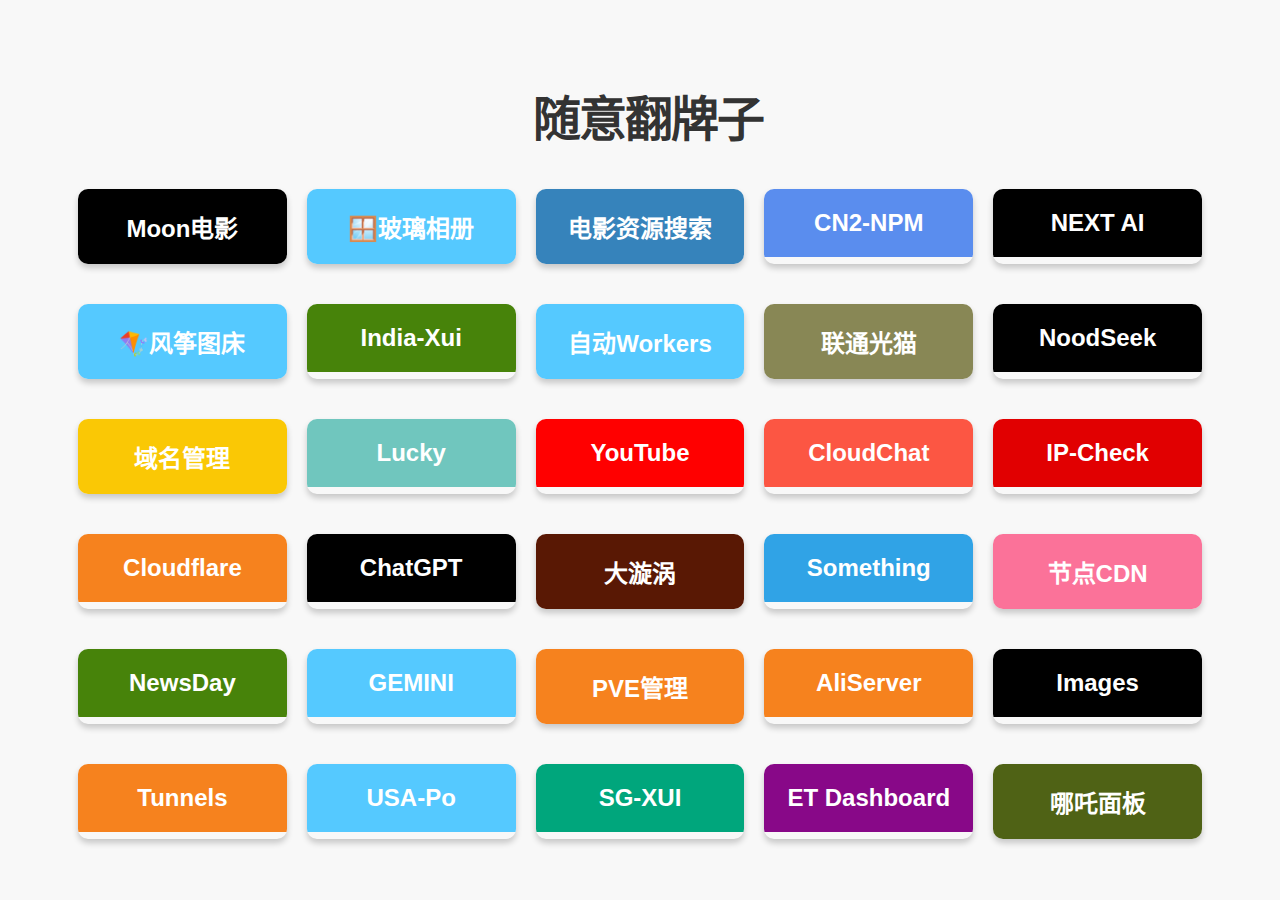
<file: index.html>
<!DOCTYPE html>
<html lang="zh-CN">
<head>
    <meta charset="UTF-8">
    <title>翻牌子</title>
    <link rel="apple-touch-icon" href="http://c.cococ.co/logo.png">
    <meta name="viewport" content="width=device-width, initial-scale=1.0">
    <meta name="apple-mobile-web-app-capable" content="yes">
    <meta name="apple-mobile-web-app-status-bar-style" content="black-translucent">
    <link rel="shortcut icon" href="http://c.cococ.co/logo.png">
    <style>
        /* 设置页面背景颜色 */
        body {
            background-color: #f8f8f8;
            font-family: -apple-system, BlinkMacSystemFont, "Segoe UI", Roboto, Helvetica, Arial, sans-serif;
        }
        h1 {
            color: #333; /* 非暗色主题下标题文本颜色 */
        }
        @media (prefers-color-scheme: dark) {
            body {
                background-color: #111;
            }
            h1 {
                color: #f1f1f1; /* 暗色主题下标题文本颜色 */
            }
        }
        /* 设置标题样式 */
        h1 {
            text-align: center;
            font-size: 48px;
            font-weight: bold;
            margin-top: 80px;
            letter-spacing: -2px;
            text-shadow: 1px 1px 0 rgba(255, 255, 255, 0.5);
        }
        /* 在标题旁添加 LOGO */
        h1::before {
            content: "";
            display: inline-block;
            vertical-align: middle;
            width: 68px;
            height: 68px;
            background-image: url("http://c.cococ.co/logot.png");
            background-repeat: no-repeat;
            background-size: contain;
            background-position: left center, right center;
            margin-right: 10px;
        }
        h1::after {
            content: "";
            display: inline-block;
            vertical-align: middle;
            width: 53px;
            height: 53px;
            background-image: url("http://c.cococ.co/image/Rislyn.gif");
            background-repeat: no-repeat;
            background-size: contain;
            background-position: left center, right center;
            margin-right: 10px;
        }
        /* 设置网站列表样式 */
        ul {
            list-style-type: none;
            margin: 0;
            padding: 0;
            text-align: center;
            display: flex;
            flex-wrap: wrap;
            justify-content: center;
            gap: 20px;
        }
        li {
            display: inline-block;
            border-radius: 10px;
            overflow: hidden;
            box-shadow: 0 4px 6px rgba(0, 0, 0, 0.2);
            transition: all 0.5s cubic-bezier(0.23, 1, 0.32, 1);
            transform: scale(1);
            flex-basis: calc((100% - 220px)/5); /* 均分宽度，减去间隔和左右边距的宽度 */
            position: relative;
            z-index: 1;
            margin-bottom: 20px; /* 添加下边距，防止缩小时重叠 */
        }
        /* 在窄屏幕上减少每个链接的宽度，缩小字体并允许文字换行 */
        @media screen and (max-width: 768px) {
            li {
                flex-basis: calc((100% - 60px)/2);
                font-size: 10px;
                word-break: break-all;
            }
        }
        li:hover {
            transform: scale(1.2);
            box-shadow: 0 8px 12px rgba(0, 0, 0, 0.2);
            z-index: 2;
        }
        li a {
            display: block;
            padding: 20px;
            background-color: #fff;
            color: #333;
            text-decoration: none;
            font-size: 24px;
            white-space: nowrap; /* 防止文字自动换行 */
        }
        li:hover a {
            background-color: #eee;
            color: #444;
        }
        /* 设置图片样式 */
        img {
            width: 100%;
            max-width: 800px;
            margin: auto;
            display: block;
            margin-top: 50px;
        }
        /* 网站块颜色设置 */
        li:nth-child(1) a { background-color: #000000; color: #fff; font-weight: bold; }
        li:nth-child(2) a { background-color: #55c9ff; color: #fff; font-weight: bold; }
        li:nth-child(3) a { background-color: #3683BB; color: #fff; font-weight: bold; }
        li:nth-child(4) a { background-color: #5A8DEE; color: #fff; font-weight: bold; }
        li:nth-child(5) a { background-color: #000000; color: #fff; font-weight: bold; }
        li:nth-child(6) a { background-color: #55c9ff; color: #fff; font-weight: bold; }
        li:nth-child(7) a { background-color: #47830A; color: #fff; font-weight: bold; }
        li:nth-child(8) a { background-color: #55c9ff; color: #fff; font-weight: bold; }
        li:nth-child(9) a { background-color: #888755; color: #fff; font-weight: bold; }
        li:nth-child(10) a { background-color: #000000; color: #fff; font-weight: bold; }
        li:nth-child(11) a { background-color: #fac805; color: #fff; font-weight: bold; }
        li:nth-child(12) a { background-color: #70C6BE; color: #fff; font-weight: bold; }
        li:nth-child(13) a { background-color: #ff0000; color: #fff; font-weight: bold; }
        li:nth-child(14) a { background-color: #FC5643; color: #fff; font-weight: bold; }
        li:nth-child(15) a { background-color: #E10001; color: #fff; font-weight: bold; }
        li:nth-child(16) a { background-color: #F6821E; color: #fff; font-weight: bold; }
        li:nth-child(17) a { background-color: #000000; color: #fff; font-weight: bold; }
        li:nth-child(18) a { background-color: #591804; color: #fff; font-weight: bold; }
        li:nth-child(19) a { background-color: #30a3e6; color: #fff; font-weight: bold; }
        li:nth-child(20) a { background-color: #fb7299; color: #fff; font-weight: bold; }
        li:nth-child(21) a { background-color: #47830A; color: #fff; font-weight: bold; }
        li:nth-child(22) a { background-color: #55c9ff; color: #fff; font-weight: bold; }
        li:nth-child(23) a { background-color: #F6821E; color: #fff; font-weight: bold; }
        li:nth-child(24) a { background-color: #F6821E; color: #fff; font-weight: bold; }
        li:nth-child(25) a { background-color: #000000; color: #fff; font-weight: bold; }
        li:nth-child(26) a { background-color: #F6821E; color: #fff; font-weight: bold; }
        li:nth-child(27) a { background-color: #55c9ff; color: #fff; font-weight: bold; }
        li:nth-child(28) a { background-color: #00A67C; color: #fff; font-weight: bold; }
        li:nth-child(29) a { background-color: #880888; color: #fff; font-weight: bold; }
        li:nth-child(30) a { background-color: #4F6215; color: #fff; font-weight: bold; }        
    </style>
</head>
<body>
    <div class="container">
        <h1>随意翻牌子</h1>
        <ul>
            <li><a href="https://mv.cococ.co" target="_blank">Moon电影</a></li>
            <li><a href="https://boli.ddeed.de" target="_blank">🪟玻璃相册</a></li>
            <li><a href="https://cloud.cococ.co/" target="_blank">电影资源搜索</a></li>
            <li><a href="https://npm.nnro.cn" target="_blank">CN2-NPM</a></li>
            <li><a href="https://ai.cococ.co" target="_blank">NEXT AI</a></li>
            <li><a href="https://img.ddeed.de" target="_blank">🪁风筝图床</a></li>
            <li><a href="http://in.cococ.co:52430/ccc" target="_blank">India-Xui</a></li>
            <li><a href="http://workers.ddeed.de" target="_blank">自动Workers</a></li>
            <li><a href="https://asus.cococ.co" target="_blank">联通光猫</a></li>
            <li><a href="https://www.nodeseek.com" target="_blank">NoodSeek</a></li>
            <li><a href="https://domain.ddeed.de/" target="_blank">域名管理</a></li>
            <li><a href="https://lucky.feria.eu.org" target="_blank">Lucky</a></li>
            <li><a href="https://www.youtube.com" target="_blank">YouTube</a></li>
            <li><a href="https://chat.cococ.co" target="_blank">CloudChat</a></li>
            <li><a href="https://ip.cococ.co" target="_blank">IP-Check</a></li>
            <li><a href="https://dash.cloudflare.com/96ce269a3139f59c62140082e5203572/home/domains" target="_blank">Cloudflare</a></li>
            <li><a href="https://chat.openai.com" target="_blank">ChatGPT</a></li>
            <li><a href="https://bbs.nga.cn/thread.php?fid=-7" target="_blank">大漩涡</a></li>
            <li><a href="https://c.cococ.co/a.html" target="_blank">Something</a></li>
            <li><a href="https://jiema.ddeed.de" target="_blank">节点CDN</a></li>
            <li><a href="https://ravelloh.github.io/EverydayNews/" target="_blank">NewsDay</a></li>
            <li><a href="https://zagqmugmbknq.us-west-1.clawcloudrun.com" target="_blank">GEMINI</a></li>
            <li><a href="https://pve.cococ.co" target="_blank">PVE管理</a></li>
            <li><a href="https://swasnext.console.aliyun.com/servers/cn-hangzhou/bf0f730a3a294b5099e0a5bf1715ee72/dashboard" target="_blank">AliServer</a></li>
            <li><a href="https://github.com/max01200/docker_image_pusher/blob/main/images.txt" target="_blank">Images</a></li>
            <li><a href="https://one.dash.cloudflare.com/96ce269a3139f59c62140082e5203572/networks/tunnels/cfd_tunnel/13778667-fd98-4a77-84e1-9c0c24262fff/edit?tab=publicHostname" target="_blank">Tunnels</a></li>
            <li><a href="https://po.nnro.cn" target="_blank">USA-Po</a></li>
            <li><a href="https://cc.cococ.co/ccc" target="_blank">SG-XUI</a></li>
            <li><a href="https://et.cococ.co" target="_blank">ET Dashboard</a></li>
            <li><a href="https://nezha.cococ.co" target="_blank">哪吒面板</a></li>
        </ul>
    </div>
</body>
</html>
</file>
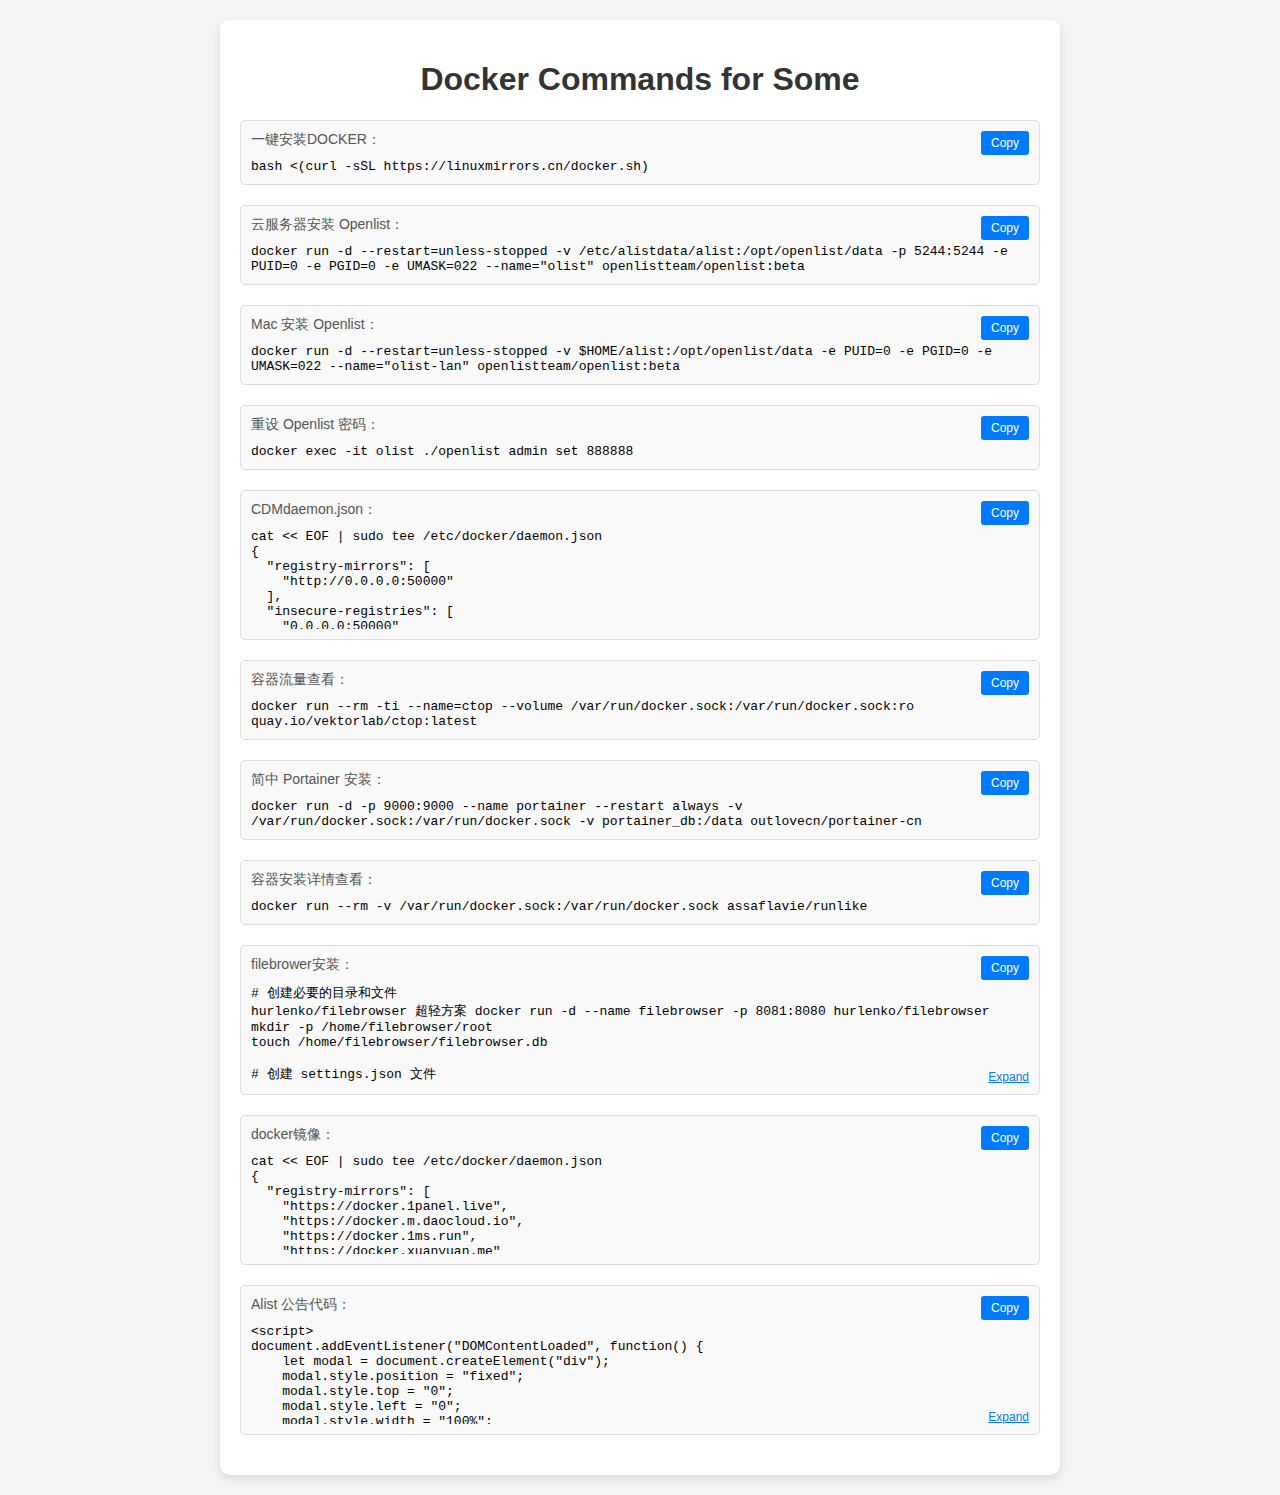
<file: a.html>
<!DOCTYPE html>
<html lang="en">
<head>
    <meta charset="UTF-8">
    <meta name="viewport" content="width=device-width, initial-scale=1.0">
    <title>Docker Alist</title>
    <style>
        body {
            font-family: Arial, sans-serif;
            background-color: #f4f4f4;
            margin: 0;
            padding: 20px;
        }
        .container {
            max-width: 800px;
            margin: 0 auto;
            padding: 20px;
            background: #fff;
            border-radius: 10px;
            box-shadow: 0 4px 8px rgba(0, 0, 0, 0.1);
        }
        h1 {
            text-align: center;
            color: #333;
        }
        .command {
            margin-bottom: 20px;
            padding: 10px;
            background: #f9f9f9;
            border: 1px solid #ddd;
            border-radius: 5px;
            position: relative;
        }
        .command pre {
            margin: 0;
            font-family: monospace;
            white-space: pre-wrap;
            word-wrap: break-word;
            max-height: 100px;
            overflow: hidden;
            position: relative;
        }
        .command pre.expanded {
            max-height: none;
        }
        .toggle-btn {
            position: absolute;
            bottom: 10px;
            right: 10px;
            background: none;
            border: none;
            color: #007bff;
            cursor: pointer;
            font-size: 12px;
            text-decoration: underline;
            padding: 0;
        }
        .copy-btn {
            position: absolute;
            top: 10px;
            right: 10px;
            padding: 5px 10px;
            background: #007bff;
            color: white;
            border: none;
            border-radius: 3px;
            cursor: pointer;
            font-size: 12px;
        }
        .copy-btn:hover {
            background: #0056b3;
        }
        .description {
            margin-bottom: 10px;
            font-size: 14px;
            color: #555;
        }
    </style>
</head>
<body>
    <div class="container">
        <h1>Docker Commands for Some</h1>

        <div class="command">
            <div class="description">一键安装DOCKER：</div>
            <pre>bash <(curl -sSL https://linuxmirrors.cn/docker.sh)</pre>
            <button class="copy-btn" onclick="copyToClipboard(this)">Copy</button>
        </div>

        <div class="command">
            <div class="description">云服务器安装 Openlist：</div>
            <pre>docker run -d --restart=unless-stopped -v /etc/alistdata/alist:/opt/openlist/data -p 5244:5244 -e PUID=0 -e PGID=0 -e UMASK=022 --name="olist" openlistteam/openlist:beta</pre>
            <button class="copy-btn" onclick="copyToClipboard(this)">Copy</button>
        </div>

        <div class="command">
            <div class="description">Mac 安装 Openlist：</div>
            <pre>docker run -d --restart=unless-stopped -v $HOME/alist:/opt/openlist/data -e PUID=0 -e PGID=0 -e UMASK=022 --name="olist-lan" openlistteam/openlist:beta</pre>
            <button class="copy-btn" onclick="copyToClipboard(this)">Copy</button>
        </div>
        
        <div class="command">
            <div class="description">重设 Openlist 密码：</div>
            <pre>docker exec -it olist ./openlist admin set 888888</pre>
            <button class="copy-btn" onclick="copyToClipboard(this)">Copy</button>
        </div>
        <div class="command">
            <div class="description">CDMdaemon.json：</div>
            <pre>cat << EOF | sudo tee /etc/docker/daemon.json
{
  "registry-mirrors": [
    "http://0.0.0.0:50000"
  ],
  "insecure-registries": [
    "0.0.0.0:50000"
  ]
}
EOF

</pre>
                    <button class="copy-btn" onclick="copyToClipboard(this)">Copy</button>
                </div>    
        <div class="command">
            <div class="description">容器流量查看：</div>
            <pre>docker run --rm -ti --name=ctop --volume /var/run/docker.sock:/var/run/docker.sock:ro quay.io/vektorlab/ctop:latest</pre>
            <button class="copy-btn" onclick="copyToClipboard(this)">Copy</button>
        </div>
        
        <div class="command">
            <div class="description">简中 Portainer 安装：</div>
            <pre>docker run -d -p 9000:9000 --name portainer --restart always -v /var/run/docker.sock:/var/run/docker.sock -v portainer_db:/data outlovecn/portainer-cn</pre>
            <button class="copy-btn" onclick="copyToClipboard(this)">Copy</button>
        </div>

        <div class="command">
            <div class="description">容器安装详情查看：</div>
            <pre>docker run --rm -v /var/run/docker.sock:/var/run/docker.sock assaflavie/runlike</pre>
            <button class="copy-btn" onclick="copyToClipboard(this)">Copy</button>
        </div>

        <div class="command">
            <div class="description">filebrower安装：</div>
            <pre>
# 创建必要的目录和文件
hurlenko/filebrowser 超轻方案 docker run -d --name filebrowser -p 8081:8080 hurlenko/filebrowser
mkdir -p /home/filebrowser/root
touch /home/filebrowser/filebrowser.db

# 创建 settings.json 文件
  cat << EOF | sudo tee /home/filebrowser/settings.json
{
  "port": 80,
  "baseURL": "",
  "address": "",
  "log": "stdout",
  "database": "/database/filebrowser.db",
  "root": "/srv"
}
EOF

# 设置文件权限
chmod 644 /home/filebrowser/settings.json
chmod 644 /home/filebrowser/filebrowser.db
chmod 755 /home/filebrowser/root

# 运行 Filebrowser 容器
docker run -d \
  --restart always \
  -v /home/filebrowser/root:/srv \
  -v /home/filebrowser/filebrowser.db:/database/filebrowser.db \
  -v /home/filebrowser/settings.json:/config/settings.json \
  -e PUID=$(id -u) \
  -e PGID=$(id -g) \
  -p 8088:80 \
  --name filebrowser \
  filebrowser/filebrowser:s6
</pre>
            <button class="toggle-btn" onclick="toggleExpand(this)">Expand</button>            
<button class="copy-btn" onclick="copyToClipboard(this)">Copy</button>
        </div>

        <div class="command">
            <div class="description">docker镜像：</div>
            <pre>cat << EOF | sudo tee /etc/docker/daemon.json
{
  "registry-mirrors": [
    "https://docker.1panel.live",
    "https://docker.m.daocloud.io",
    "https://docker.1ms.run",
    "https://docker.xuanyuan.me"
  ]
}
EOF

</pre>
            <button class="copy-btn" onclick="copyToClipboard(this)">Copy</button>
        </div>
        <div class="command">
            <div class="description">Alist 公告代码：</div>
            <pre>
&lt;script&gt;
document.addEventListener("DOMContentLoaded", function() {
    let modal = document.createElement("div");
    modal.style.position = "fixed";
    modal.style.top = "0";
    modal.style.left = "0";
    modal.style.width = "100%";
    modal.style.height = "100%";
    modal.style.backgroundColor = "rgba(0, 0, 0, 0.3)";
    modal.style.backdropFilter = "blur(10px)";
    modal.style.display = "flex";
    modal.style.justifyContent = "center";
    modal.style.alignItems = "center";
    modal.style.zIndex = "9999";

    let modalContent = document.createElement("div");
    modalContent.style.padding = "20px";
    modalContent.style.borderRadius = "20px";
    modalContent.style.boxShadow = "0 10px 30px rgba(0, 0, 0, 0.2)";
    modalContent.style.textAlign = "center";
    modalContent.style.width = "320px";
    modalContent.style.border = "1px solid rgba(255, 255, 255, 0.3)";
    modalContent.style.transition = "all 0.3s ease-in-out";

    function updateTheme() {
        let isDark = document.documentElement.classList.contains("dark");
        if (isDark) {
            modalContent.style.background = "rgba(0, 0, 0, 0.6)";
            modalContent.style.color = "#fff";
        } else {
            modalContent.style.background = "rgba(255, 255, 255, 0.7)";
            modalContent.style.color = "#333";
        }
    }
    updateTheme();
    new MutationObserver(updateTheme).observe(document.documentElement, {
        attributes: true,
        attributeFilter: ["class"]
    });

    let title = document.createElement("h2");
    title.innerHTML = "欢迎使用Alist";
    title.style.fontSize = "22px";
    title.style.marginBottom = "10px";

    let message = document.createElement("p");
    message.innerHTML = "✨ 感谢你支持星网科技的Alist网盘，有什么问题请及时告知，推荐使用天翼云盘，无须会员可达满速";
    message.style.fontSize = "16px";
    message.style.marginBottom = "20px";

    let closeButton = document.createElement("button");
    closeButton.innerText = "我知道啦！";
    closeButton.style.padding = "10px 20px";
    closeButton.style.border = "none";
    closeButton.style.backgroundColor = "#30a3e6";
    closeButton.style.color = "white";
    closeButton.style.borderRadius = "10px";
    closeButton.style.fontSize = "16px";
    closeButton.style.cursor = "pointer";
    closeButton.style.transition = "all 0.3s";
    closeButton.onmouseover = function() {
        closeButton.style.backgroundColor = "#F50057";
    };
    closeButton.onmouseout = function() {
        closeButton.style.backgroundColor = "#30a3e6";
    };

    closeButton.addEventListener("click", function() {
        modal.style.display = "none";
    });

    modalContent.appendChild(title);
    modalContent.appendChild(message);
    modalContent.appendChild(closeButton);
    modal.appendChild(modalContent);
    document.body.appendChild(modal);
});
&lt;/script&gt;
            </pre>
            <button class="toggle-btn" onclick="toggleExpand(this)">Expand</button>
            <button class="copy-btn" onclick="copyToClipboard(this)">Copy</button>
        </div>
    </div>

    <script>
        function copyToClipboard(button) {
            // 确保选择正确的 <pre> 元素
            const pre = button.closest('.command').querySelector('pre');
            const command = pre.innerText.trim();
            navigator.clipboard.writeText(command).then(() => {
                button.textContent = 'Copied!';
                setTimeout(() => (button.textContent = 'Copy'), 2000);
            });
        } 

        function toggleExpand(button) {
            const pre = button.previousElementSibling;
            pre.classList.toggle('expanded');
            button.textContent = pre.classList.contains('expanded') ? 'Collapse' : 'Expand';
        }
    </script>
</body>
</html>
</file>
